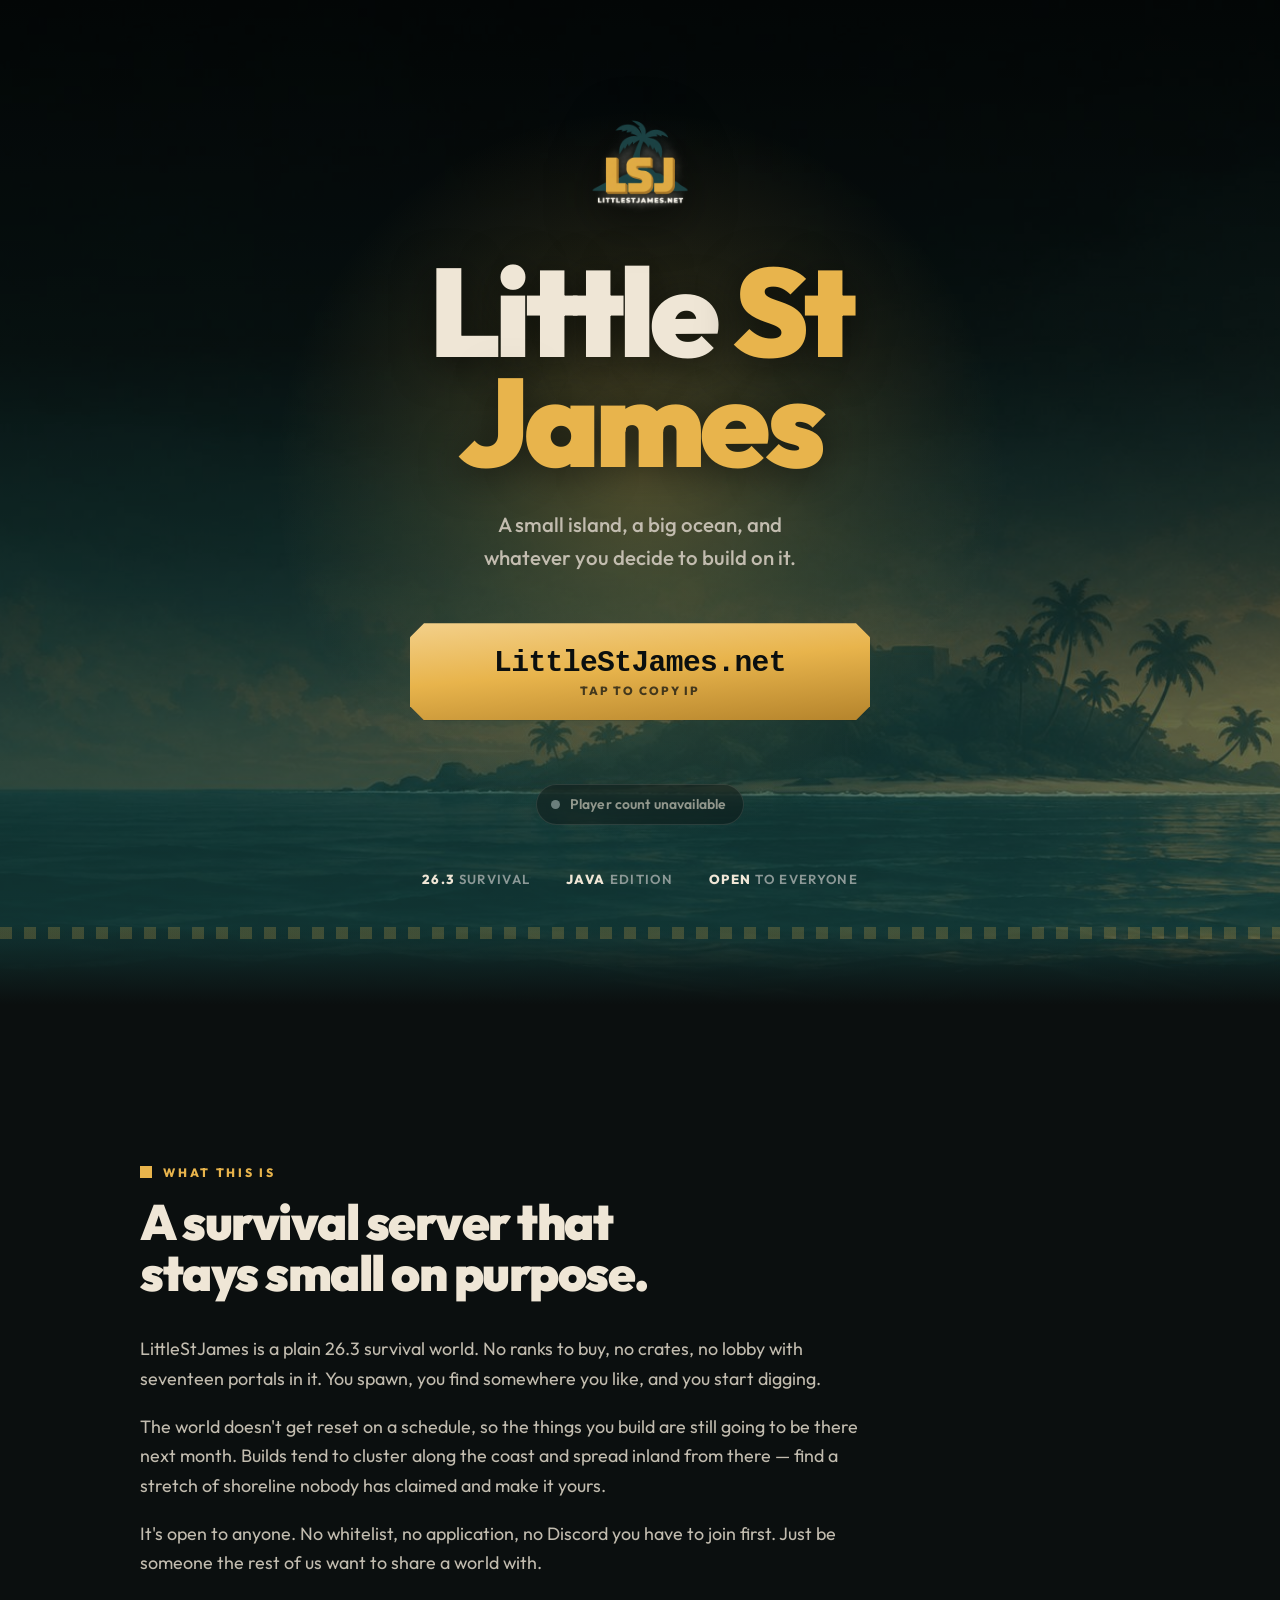
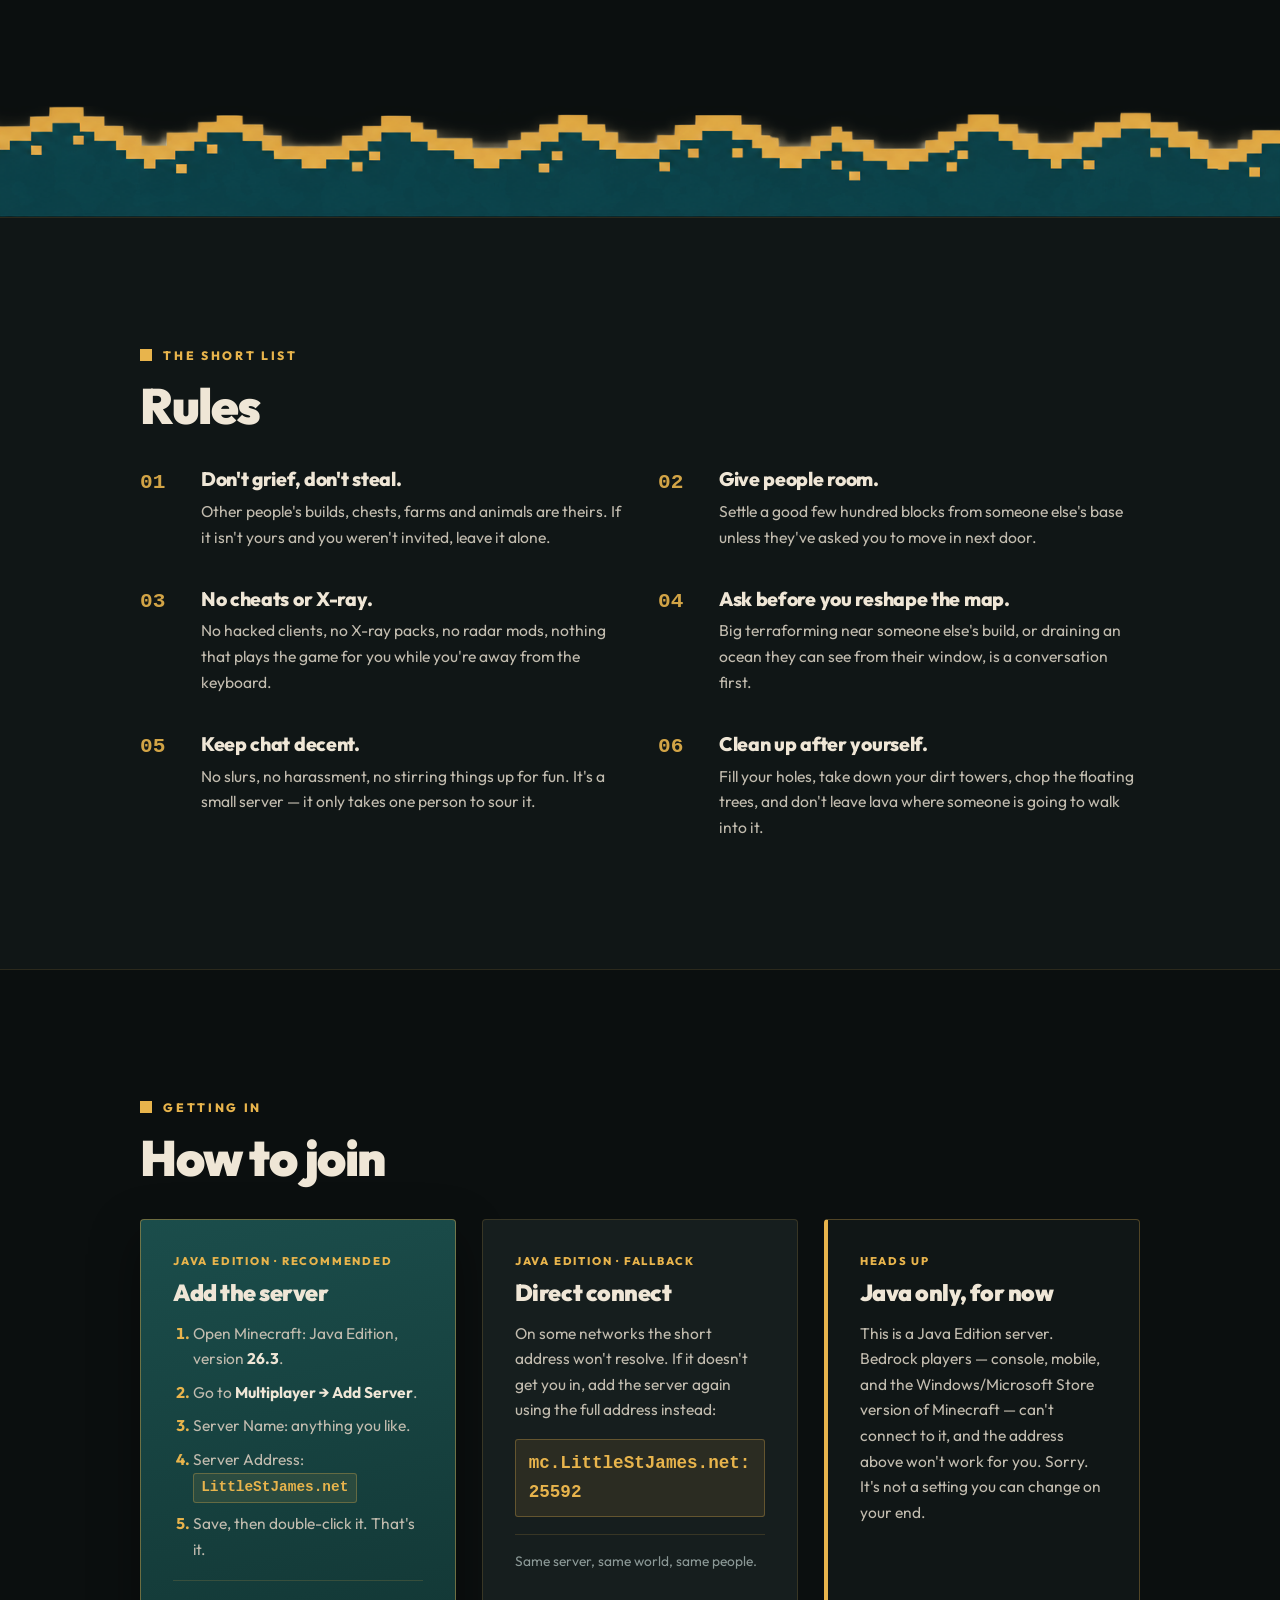
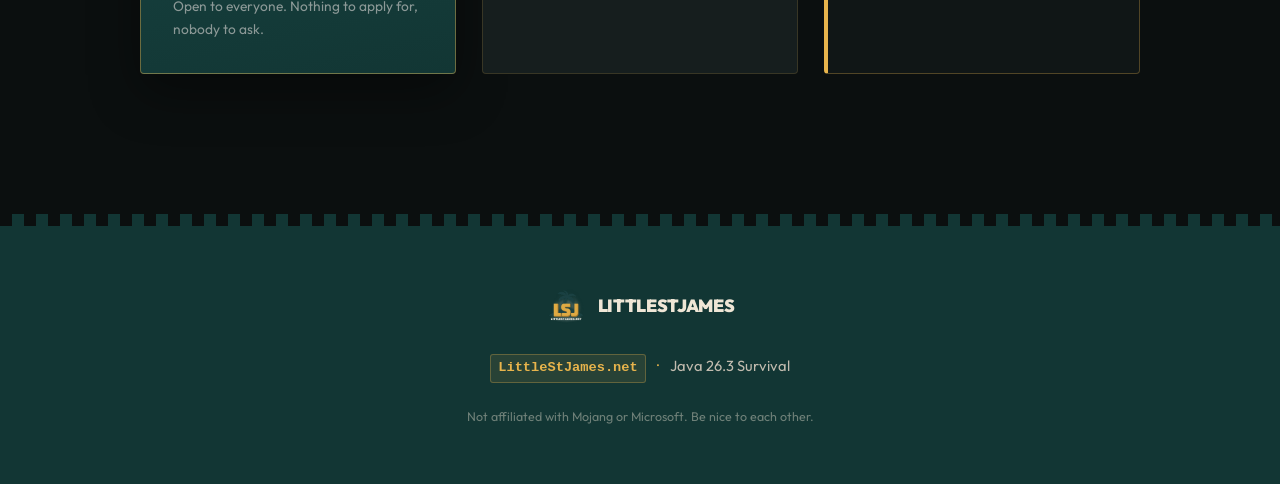
<file: index.html>
<!doctype html>
<html lang="en">
<head>
<meta charset="utf-8">
<meta name="viewport" content="width=device-width, initial-scale=1">
<title>LittleStJames — Minecraft Survival Server</title>
<meta name="description" content="A small, friendly Minecraft survival server for Java Edition. No whitelist, no ranks to buy, no scheduled resets — just a shared island world.">
<link rel="canonical" href="https://littlestjames.net/">

<meta property="og:type" content="website">
<meta property="og:url" content="https://littlestjames.net/">
<meta property="og:site_name" content="LittleStJames">
<meta property="og:title" content="LittleStJames — Minecraft Survival Server">
<meta property="og:description" content="A small, friendly Minecraft survival server for Java Edition. No whitelist, no ranks to buy, no scheduled resets — just a shared island world.">
<meta property="og:image" content="https://littlestjames.net/assets/og-image.png">
<meta property="og:image:width" content="1200">
<meta property="og:image:height" content="630">
<meta property="og:image:alt" content="LittleStJames — a Minecraft survival server. Join at LittleStJames.net">
<meta name="twitter:card" content="summary_large_image">
<meta name="theme-color" content="#E8B44C">

<link rel="icon" href="assets/icon.png" type="image/png">
<link rel="apple-touch-icon" href="assets/icon.png">

<link rel="preconnect" href="https://fonts.googleapis.com">
<link rel="preconnect" href="https://fonts.gstatic.com" crossorigin>
<link href="https://fonts.googleapis.com/css2?family=Outfit:wght@400;500;600;800;900&display=swap" rel="stylesheet">

<link rel="stylesheet" href="styles.css">

<!-- The live badge can only be filled in by script. Without JS it would sit
     on "Checking the server…" forever, so hide it rather than lie. -->
<noscript><style>.live, .live-who { display: none !important; }</style></noscript>
</head>
<body>

<a class="skip" href="#join">Skip to how to join</a>

<!-- ============ HERO ============ -->
<header class="hero">
  <div class="hero__bg" aria-hidden="true"></div>
  <div class="hero__sun" aria-hidden="true"></div>

  <div class="wrap hero__inner">
    <img class="hero__icon" src="assets/icon.png" alt="LittleStJames server icon" width="132" height="132">

    <h1 class="hero__title">
      <span class="wm-little">Little</span> <span class="wm-st">St</span>
      <span class="wm-james">James</span>
    </h1>
    <p class="hero__tag">A small island, a big ocean, and whatever you decide to build on it.</p>

    <div class="copy">
      <button class="copy__btn" type="button" id="copyBtn" data-ip="LittleStJames.net">
        <span class="copy__label" id="copyLabel">LittleStJames.net</span>
        <span class="copy__hint" id="copyHint">Tap to copy IP</span>
      </button>
      <p class="copy__status" id="copyStatus" role="status" aria-live="polite"></p>
    </div>

    <p class="live" id="live" data-state="loading" role="status">
      <span class="live__dot" aria-hidden="true"></span>
      <span class="live__text" id="liveText">Checking the server…</span>
    </p>
    <p class="live-who" id="liveWho" hidden></p>

    <ul class="hero__meta">
      <li><strong class="ver">26.3</strong> Survival</li>
      <li><strong>Java</strong> Edition</li>
      <li><strong>Open</strong> to everyone</li>
    </ul>
  </div>

  <div class="shore" aria-hidden="true"></div>
</header>

<main>

  <!-- ============ ABOUT ============ -->
  <section class="section" id="about">
    <div class="wrap">
      <p class="eyebrow">What this is</p>
      <h2 class="h2">A survival server that stays small on purpose.</h2>
      <div class="prose">
        <p>LittleStJames is a plain <span class="ver">26.3</span> survival world. No ranks to buy, no crates, no lobby with
        seventeen portals in it. You spawn, you find somewhere you like, and you start digging.</p>
        <p>The world doesn't get reset on a schedule, so the things you build are still going to be
        there next month. Builds tend to cluster along the coast and spread inland from there —
        find a stretch of shoreline nobody has claimed and make it yours.</p>
        <p>It's open to anyone. No whitelist, no application, no Discord you have to join first.
        Just be someone the rest of us want to share a world with.</p>
      </div>
    </div>
  </section>

  <div class="divider" aria-hidden="true"></div>

  <!-- ============ RULES ============ -->
  <section class="section section--alt" id="rules">
    <div class="wrap">
      <p class="eyebrow">The short list</p>
      <h2 class="h2">Rules</h2>

      <ol class="rules">
        <li>
          <h3>Don't grief, don't steal.</h3>
          <p>Other people's builds, chests, farms and animals are theirs. If it isn't yours and you
          weren't invited, leave it alone.</p>
        </li>
        <li>
          <h3>Give people room.</h3>
          <p>Settle a good few hundred blocks from someone else's base unless they've asked you to
          move in next door.</p>
        </li>
        <li>
          <h3>No cheats or X-ray.</h3>
          <p>No hacked clients, no X-ray packs, no radar mods, nothing that plays the game for you
          while you're away from the keyboard.</p>
        </li>
        <li>
          <h3>Ask before you reshape the map.</h3>
          <p>Big terraforming near someone else's build, or draining an ocean they can see from
          their window, is a conversation first.</p>
        </li>
        <li>
          <h3>Keep chat decent.</h3>
          <p>No slurs, no harassment, no stirring things up for fun. It's a small server — it only
          takes one person to sour it.</p>
        </li>
        <li>
          <h3>Clean up after yourself.</h3>
          <p>Fill your holes, take down your dirt towers, chop the floating trees, and don't leave
          lava where someone is going to walk into it.</p>
        </li>
      </ol>
    </div>
  </section>

  <!-- ============ JOIN ============ -->
  <section class="section" id="join">
    <div class="wrap">
      <p class="eyebrow">Getting in</p>
      <h2 class="h2">How to join</h2>

      <div class="cards">

        <article class="card card--primary">
          <p class="card__kicker">Java Edition · Recommended</p>
          <h3 class="card__title">Add the server</h3>
          <ol class="steps">
            <li>Open Minecraft: Java Edition, version <strong class="ver">26.3</strong>.</li>
            <li>Go to <strong>Multiplayer → Add Server</strong>.</li>
            <li>Server Name: anything you like.</li>
            <li>Server Address: <code class="ip" data-copy="LittleStJames.net">LittleStJames.net</code></li>
            <li>Save, then double-click it. That's it.</li>
          </ol>
          <p class="card__note">Open to everyone. Nothing to apply for, nobody to ask.</p>
        </article>

        <article class="card">
          <p class="card__kicker">Java Edition · Fallback</p>
          <h3 class="card__title">Direct connect</h3>
          <p class="card__body">On some networks the short address won't resolve. If it doesn't get
          you in, add the server again using the full address instead:</p>
          <p class="bigip"><code class="ip" data-copy="mc.LittleStJames.net:25592">mc.LittleStJames.net:25592</code></p>
          <p class="card__note">Same server, same world, same people.</p>
        </article>

        <article class="card card--warn">
          <p class="card__kicker">Heads up</p>
          <h3 class="card__title">Java only, for now</h3>
          <p class="card__body">This is a Java Edition server. Bedrock players — console, mobile,
          and the Windows/Microsoft Store version of Minecraft — can't connect to it, and the
          address above won't work for you. Sorry. It's not a setting you can change on your end.</p>
        </article>

      </div>
    </div>
  </section>

</main>

<!-- ============ FOOTER ============ -->
<footer class="footer">
  <div class="wrap footer__inner">
    <div class="footer__brand">
      <img src="assets/icon.png" alt="" width="40" height="40">
      <span>LittleStJames</span>
    </div>
    <p class="footer__meta">
      <code class="ip" data-copy="LittleStJames.net">LittleStJames.net</code>
      <span class="dot">·</span> Java <span class="ver">26.3</span> Survival
    </p>
    <p class="footer__fine">Not affiliated with Mojang or Microsoft. Be nice to each other.</p>
  </div>
</footer>

<script>
(function () {
  var STATUS = document.getElementById('copyStatus');

  /* Legacy path: works when the Clipboard API is absent OR refuses. */
  function legacyCopy(text) {
    return new Promise(function (resolve, reject) {
      var ta = document.createElement('textarea');
      ta.value = text;
      ta.setAttribute('readonly', '');
      ta.style.position = 'fixed';
      ta.style.top = '-1000px';
      document.body.appendChild(ta);
      ta.select();
      ta.setSelectionRange(0, text.length);
      var ok = false;
      try { ok = document.execCommand('copy'); } catch (e) { ok = false; }
      document.body.removeChild(ta);
      ok ? resolve() : reject(new Error('execCommand copy failed'));
    });
  }

  function copy(text) {
    if (navigator.clipboard && navigator.clipboard.writeText && window.isSecureContext) {
      /* If the API rejects (permission denied, document not focused, embedded
         context), fall through to the legacy path rather than giving up. */
      return navigator.clipboard.writeText(text).catch(function () {
        return legacyCopy(text);
      });
    }
    return legacyCopy(text);
  }

  function flash(msg) {
    if (!STATUS) return;
    STATUS.textContent = msg;
    clearTimeout(flash._t);
    flash._t = setTimeout(function () { STATUS.textContent = ''; }, 2600);
  }

  /* Big hero button */
  var btn = document.getElementById('copyBtn');
  var hint = document.getElementById('copyHint');
  if (btn) {
    btn.addEventListener('click', function () {
      copy(btn.dataset.ip).then(function () {
        btn.classList.add('is-copied');
        hint.textContent = 'Copied!';
        flash('Server address copied to your clipboard.');
        clearTimeout(btn._t);
        btn._t = setTimeout(function () {
          btn.classList.remove('is-copied');
          hint.textContent = 'Tap to copy IP';
        }, 2600);
      }).catch(function () {
        hint.textContent = 'Select and copy manually';
        flash('Could not copy automatically — select the address and copy it.');
      });
    });
  }

  /* ---------------------------------------------------------------
     Live player count.
     GitHub Pages is static, so the browser asks a public status API
     which does the actual server query. It follows our SRV record,
     so the plain domain is the right thing to ask about. Responses
     are cached ~60s upstream, so polling faster buys nothing.
     --------------------------------------------------------------- */
  var LIVE_URL = 'https://api.mcstatus.io/v2/status/java/littlestjames.net';
  var live = document.getElementById('live');
  var liveText = document.getElementById('liveText');
  var liveWho = document.getElementById('liveWho');

  function setLive(state, text) {
    if (!live) return;
    live.dataset.state = state;
    liveText.textContent = text;
  }

  /* The version is printed in several places. Drive them all from the live
     server rather than hardcoding, so the page cannot go stale after an
     update. Falls back to whatever is already in the markup. */
  function setVersion(v) {
    if (!v) return;
    v = String(v).trim();
    if (!v || v.length > 24) return;          // ignore junk / long modded strings
    Array.prototype.forEach.call(document.querySelectorAll('.ver'), function (el) {
      el.textContent = v;
    });
  }

  /* Renders a face + name chip per player. Faces come from mc-heads.net,
     which renders the skin from the player's UUID. */
  function setWho(players) {
    if (!liveWho) return;
    liveWho.textContent = '';

    if (!players || !players.length) { liveWho.hidden = true; return; }

    var shown = players.slice(0, 8);

    shown.forEach(function (p) {
      var chip = document.createElement('span');
      chip.className = 'who';

      /* The UUID comes from a third party and goes straight into a URL,
         so only ever let 32 hex characters through. */
      var id = String(p.uuid || '').replace(/-/g, '').toLowerCase();
      if (/^[0-9a-f]{32}$/.test(id)) {
        var img = document.createElement('img');
        img.className = 'who__face';
        img.width = 22;
        img.height = 22;
        img.alt = '';                    /* the name sits right beside it */
        img.decoding = 'async';
        img.referrerPolicy = 'no-referrer';
        img.src = 'https://mc-heads.net/avatar/' + id + '/48';
        /* If the avatar service is down, drop the image and keep the name. */
        img.addEventListener('error', function () { img.remove(); });
        chip.appendChild(img);
      }

      var nm = document.createElement('span');
      nm.className = 'who__name';
      nm.textContent = p.name;          /* textContent, never innerHTML */
      chip.appendChild(nm);

      liveWho.appendChild(chip);
    });

    if (players.length > shown.length) {
      var more = document.createElement('span');
      more.className = 'who who--more';
      more.textContent = '+' + (players.length - shown.length) + ' more';
      liveWho.appendChild(more);
    }

    liveWho.hidden = false;
  }

  function refreshLive() {
    if (!live) return;

    /* Don't let a hanging request leave "Checking…" on screen forever. */
    var ctl = typeof AbortController !== 'undefined' ? new AbortController() : null;
    var timer = setTimeout(function () { if (ctl) ctl.abort(); }, 8000);

    fetch(LIVE_URL, ctl ? { signal: ctl.signal } : undefined)
      .then(function (r) {
        if (!r.ok) throw new Error('HTTP ' + r.status);
        return r.json();
      })
      .then(function (d) {
        clearTimeout(timer);
        if (!d || !d.online) {
          setLive('offline', 'Server offline');
          setWho(null);
          return;
        }

        if (d.version) setVersion(d.version.name_clean || d.version.name_raw);

        var n = (d.players && typeof d.players.online === 'number') ? d.players.online : 0;
        var max = (d.players && d.players.max) ? d.players.max : null;

        /* The sample list is capped by the server and can be absent entirely,
           so treat it as a bonus rather than the source of the count. */
        var who = [];
        if (d.players && d.players.list) {
          who = d.players.list.map(function (p) {
            return { name: p.name_clean || p.name_raw || '', uuid: p.uuid || '' };
          }).filter(function (p) { return p.name; });
        }
        setWho(who);

        if (n === 0) {
          setLive('empty', 'Online — nobody on right now');
        } else {
          setLive('online', max ? n + ' of ' + max + ' players online'
                                : n + (n === 1 ? ' player' : ' players') + ' online');
        }
      })
      .catch(function () {
        clearTimeout(timer);
        /* The API is a third party; if it's down that says nothing
           about the server, so don't claim the server is offline. */
        setLive('unknown', 'Player count unavailable');
        setWho(null);
      });
  }

  if (live) {
    refreshLive();
    setInterval(refreshLive, 60000);
    /* Re-check when someone comes back to the tab rather than showing stale data. */
    document.addEventListener('visibilitychange', function () {
      if (document.visibilityState === 'visible') refreshLive();
    });
  }

  /* Inline <code class="ip"> chips */
  Array.prototype.forEach.call(document.querySelectorAll('.ip[data-copy]'), function (el) {
    el.setAttribute('role', 'button');
    el.setAttribute('tabindex', '0');
    el.setAttribute('title', 'Click to copy');

    function go() {
      copy(el.dataset.copy).then(function () {
        el.classList.add('is-copied');
        flash('Copied ' + el.dataset.copy);
        clearTimeout(el._t);
        el._t = setTimeout(function () { el.classList.remove('is-copied'); }, 1600);
      }).catch(function () {
        flash('Could not copy — select it and copy manually.');
      });
    }

    el.addEventListener('click', go);
    el.addEventListener('keydown', function (e) {
      if (e.key === 'Enter' || e.key === ' ') { e.preventDefault(); go(); }
    });
  });
})();
</script>

</body>
</html>
</file>
<file: styles.css>
/* =========================================================
   Littlest James — littlestjames.net
   Plain CSS, no build step.
   Palette: warm gold / deep teal / near-black
   ========================================================= */

:root {
  --gold:       #E8B44C;
  --gold-soft:  #F3D08A;
  --gold-deep:  #B5842C;

  --teal:       #1B4D4B;
  --teal-deep:  #123634;
  --teal-lift:  #266764;

  --ink:        #0B0F0F;
  --ink-2:      #101616;
  --ink-3:      #161E1E;

  --sand:       #EFE6D6;
  --sand-dim:   #C2BCAF;
  --muted:      #8C9997;

  --wrap:       1080px;
  --step:       12px;         /* pixel grid unit */

  --mono: ui-monospace, "SFMono-Regular", "JetBrains Mono", "Cascadia Mono", Menlo, Consolas, monospace;
  --sans: "Outfit", system-ui, -apple-system, "Segoe UI", Roboto, Helvetica, Arial, sans-serif;
}

*, *::before, *::after { box-sizing: border-box; }

html { -webkit-text-size-adjust: 100%; scroll-behavior: smooth; }

@media (prefers-reduced-motion: reduce) {
  html { scroll-behavior: auto; }
  *, *::before, *::after {
    animation-duration: .001ms !important;
    transition-duration: .001ms !important;
  }
}

body {
  margin: 0;
  background: var(--ink);
  color: var(--sand);
  font-family: var(--sans);
  font-size: 17px;
  line-height: 1.65;
  -webkit-font-smoothing: antialiased;
  overflow-x: hidden;
}

img { max-width: 100%; height: auto; display: block; }

::selection { background: var(--gold); color: var(--ink); }

.skip {
  position: absolute;
  left: -9999px;
  top: 0;
  background: var(--gold);
  color: var(--ink);
  padding: .75rem 1.25rem;
  font-weight: 800;
  z-index: 99;
}
.skip:focus { left: 0; }

.wrap {
  width: 100%;
  max-width: var(--wrap);
  margin-inline: auto;
  padding-inline: clamp(1.25rem, 5vw, 2.5rem);
}

/* =========================================================
   HERO
   ========================================================= */

.hero {
  position: relative;
  min-height: 100svh;
  display: flex;
  align-items: center;
  justify-content: center;
  text-align: center;
  padding: clamp(4rem, 12vh, 8rem) 0 clamp(7rem, 16vh, 10rem);
  overflow: hidden;
  isolation: isolate;
  /* Sunset-over-water base. Survives on its own if hero.jpg is missing. */
  background:
    linear-gradient(180deg, #050808 0%, #0B1413 34%, #17403E 70%, #1B4D4B 100%);
}

/* Optional generated artwork, layered over the gradient */
.hero__bg {
  position: absolute;
  inset: 0;
  z-index: -2;
  background-image: url("assets/hero.jpg");
  background-size: cover;
  background-position: center 60%;
  opacity: .34;
  filter: saturate(.85) contrast(1.05);
}

/* Warm sun glow behind the wordmark */
.hero__sun {
  position: absolute;
  z-index: -1;
  left: 50%;
  top: 46%;
  width: min(88vw, 760px);
  aspect-ratio: 1;
  transform: translate(-50%, -50%);
  background: radial-gradient(circle at center,
    rgba(232, 180, 76, .30) 0%,
    rgba(232, 180, 76, .13) 34%,
    rgba(232, 180, 76, 0) 68%);
  pointer-events: none;
}

.hero__inner { position: relative; }

.hero__icon {
  width: clamp(84px, 16vw, 112px);
  height: auto;
  aspect-ratio: 1;
  margin: 0 auto clamp(1.5rem, 4vw, 2.25rem);
  /* No frame — the logo has its own transparency, so it sits directly on
     the art. drop-shadow follows the artwork's alpha; box-shadow would
     draw a rectangle behind it and put the box straight back. */
  filter: drop-shadow(0 10px 26px rgba(0, 0, 0, .75));
}

.hero__title {
  margin: 0;
  font-weight: 900;
  font-size: clamp(3.1rem, 13.5vw, 7.8rem);
  line-height: .88;
  letter-spacing: -.04em;
  text-shadow: 0 6px 40px rgba(0, 0, 0, .55);
}

/* Wordmark: Little / St / James, coloured to carry the LittleStJames casing */
.wm-little { color: var(--sand); }
.wm-st     { color: var(--gold); }
.wm-james  { display: block; color: var(--gold); }

.hero__tag {
  margin: clamp(1.35rem, 4vw, 2rem) auto 0;
  max-width: 34ch;
  font-size: clamp(1.02rem, 2.6vw, 1.28rem);
  font-weight: 500;
  color: var(--sand-dim);
  text-wrap: balance;
}

/* ---------- The big copy button ---------- */

.copy { margin-top: clamp(2rem, 6vw, 3rem); }

.copy__btn {
  --notch: 14px;
  display: inline-flex;
  flex-direction: column;
  align-items: center;
  gap: .2rem;
  width: min(100%, 460px);
  padding: clamp(1rem, 3.4vw, 1.4rem) clamp(1.5rem, 5vw, 2.75rem);
  border: 0;
  cursor: pointer;
  font-family: inherit;
  color: var(--ink);
  background: linear-gradient(175deg, var(--gold-soft) 0%, var(--gold) 46%, var(--gold-deep) 100%);
  box-shadow:
    0 10px 0 -2px rgba(0, 0, 0, .45),
    0 22px 50px rgba(232, 180, 76, .22);
  /* pixel-cut corners */
  clip-path: polygon(
    var(--notch) 0, calc(100% - var(--notch)) 0,
    100% var(--notch), 100% calc(100% - var(--notch)),
    calc(100% - var(--notch)) 100%, var(--notch) 100%,
    0 calc(100% - var(--notch)), 0 var(--notch)
  );
  transition: transform .14s ease, box-shadow .14s ease, filter .14s ease;
}

.copy__btn:hover  { transform: translateY(-3px); filter: brightness(1.05); }
.copy__btn:active { transform: translateY(2px); box-shadow: 0 6px 0 -2px rgba(0,0,0,.45); }
.copy__btn:focus-visible { outline: 3px solid var(--sand); outline-offset: 5px; }

.copy__label {
  font-family: var(--mono);
  font-size: clamp(1.15rem, 4.6vw, 1.85rem);
  font-weight: 700;
  letter-spacing: -.02em;
  line-height: 1.15;
  /* Break only when there is genuinely no room, rather than always. */
  overflow-wrap: anywhere;
}

.copy__hint {
  font-size: .74rem;
  font-weight: 800;
  letter-spacing: .16em;
  text-transform: uppercase;
  opacity: .72;
}

.copy__btn.is-copied {
  background: linear-gradient(175deg, #7FD6A4 0%, #4FBF85 50%, #2E8B5F 100%);
}

.copy__status {
  min-height: 1.4em;
  margin: .85rem 0 0;
  font-size: .88rem;
  color: var(--gold-soft);
}

/* ---------- Live player count ---------- */

.live {
  display: inline-flex;
  align-items: center;
  gap: .6rem;
  margin: clamp(1.4rem, 4vw, 1.9rem) 0 0;
  padding: .5rem 1.05rem .5rem .9rem;
  border: 1px solid rgba(239, 230, 214, .16);
  border-radius: 999px;
  background: rgba(11, 15, 15, .55);
  backdrop-filter: blur(6px);
  font-size: .87rem;
  font-weight: 600;
  letter-spacing: .01em;
  color: var(--sand-dim);
}

.live__dot {
  width: 9px;
  height: 9px;
  border-radius: 50%;
  background: var(--muted);
  flex: none;
}

.live[data-state="online"]  { color: var(--sand); border-color: rgba(79, 191, 133, .4); }
.live[data-state="online"] .live__dot {
  background: #4FBF85;
  box-shadow: 0 0 0 0 rgba(79, 191, 133, .6);
  animation: livePulse 2.4s ease-out infinite;
}

.live[data-state="empty"] .live__dot   { background: var(--gold); }
.live[data-state="offline"]            { border-color: rgba(226, 108, 96, .35); }
.live[data-state="offline"] .live__dot { background: #E26C60; }
.live[data-state="loading"] .live__dot { animation: liveBlink 1.3s ease-in-out infinite; }
.live[data-state="unknown"]            { opacity: .72; }

@keyframes livePulse {
  0%   { box-shadow: 0 0 0 0 rgba(79, 191, 133, .55); }
  70%  { box-shadow: 0 0 0 9px rgba(79, 191, 133, 0); }
  100% { box-shadow: 0 0 0 0 rgba(79, 191, 133, 0); }
}
@keyframes liveBlink {
  0%, 100% { opacity: .3; }
  50%      { opacity: 1; }
}

.live-who {
  display: flex;
  flex-wrap: wrap;
  justify-content: center;
  gap: .45rem .5rem;
  margin: .9rem auto 0;
  padding: 0;
  max-width: 40ch;
}
/* display:flex would otherwise beat the [hidden] attribute */
.live-who[hidden] { display: none; }

.who {
  display: inline-flex;
  align-items: center;
  gap: .42rem;
  padding: .22rem .62rem .22rem .24rem;
  border-radius: 999px;
  background: rgba(239, 230, 214, .06);
  box-shadow: inset 0 0 0 1px rgba(232, 180, 76, .2);
  font-size: .78rem;
  font-weight: 600;
  color: var(--sand-dim);
  line-height: 1.4;
}

.who__face {
  width: 22px;
  height: 22px;
  border-radius: 3px;
  flex: none;
  /* A Minecraft face is an 8x8 sprite — keep the pixels crisp. */
  image-rendering: pixelated;
}

.who__name { overflow-wrap: anywhere; }

.who--more {
  padding-inline: .62rem;
  color: var(--muted);
  font-weight: 500;
}

/* ---------- Hero meta strip ---------- */

.hero__meta {
  display: flex;
  flex-wrap: wrap;
  justify-content: center;
  gap: .6rem clamp(1rem, 4vw, 2.25rem);
  margin: clamp(2rem, 5vw, 2.75rem) 0 0;
  padding: 0;
  list-style: none;
  font-size: .82rem;
  font-weight: 600;
  letter-spacing: .1em;
  text-transform: uppercase;
  color: var(--muted);
}
.hero__meta strong { color: var(--sand); font-weight: 800; }

/* ---------- Pixel shoreline ---------- */

.shore {
  position: absolute;
  left: 0;
  right: 0;
  bottom: 0;
  height: clamp(70px, 12vh, 130px);
  background: linear-gradient(180deg, rgba(11,15,15,0) 0%, var(--ink) 72%);
  pointer-events: none;
}
.shore::before {
  content: "";
  position: absolute;
  left: 0;
  right: 0;
  bottom: calc(100% - var(--step));
  height: var(--step);
  background: repeating-linear-gradient(
    90deg,
    rgba(232, 180, 76, .22) 0 var(--step),
    transparent var(--step) calc(var(--step) * 2)
  );
}

/* =========================================================
   SECTION DIVIDER
   Full-bleed strip. The art is pre-cropped to just the wave
   band (1536x134), so it needs no offset: at 100vw wide it
   renders 134/1536 = 8.72vw tall, which is the element height.
   ========================================================= */

.divider {
  height: 8.72vw;
  background-image: url("assets/divider.png");
  background-size: 100% auto;
  background-repeat: no-repeat;
  pointer-events: none;
}

/* =========================================================
   SECTIONS
   ========================================================= */

.section {
  padding: clamp(4.5rem, 12vw, 8rem) 0;
  position: relative;
}

.section--alt {
  background: var(--ink-2);
  border-block: 1px solid rgba(232, 180, 76, .12);
}

.eyebrow {
  margin: 0 0 .9rem;
  font-size: .76rem;
  font-weight: 800;
  letter-spacing: .22em;
  text-transform: uppercase;
  color: var(--gold);
}
.eyebrow::before {
  content: "";
  display: inline-block;
  width: var(--step);
  height: var(--step);
  margin-right: .7rem;
  background: var(--gold);
  vertical-align: -1px;
}

.h2 {
  margin: 0 0 clamp(1.5rem, 4vw, 2.25rem);
  font-size: clamp(1.9rem, 6vw, 3.1rem);
  font-weight: 900;
  line-height: 1.02;
  letter-spacing: -.03em;
  max-width: 20ch;
  text-wrap: balance;
}

.prose {
  max-width: 62ch;
  font-size: clamp(1.02rem, 2.3vw, 1.12rem);
  color: var(--sand-dim);
}
.prose p { margin: 0 0 1.15rem; }
.prose p:last-child { margin-bottom: 0; }

/* =========================================================
   RULES
   ========================================================= */

.rules {
  counter-reset: rule;
  list-style: none;
  margin: 0;
  padding: 0;
  display: grid;
  gap: clamp(1.5rem, 4vw, 2.25rem);
  grid-template-columns: repeat(auto-fit, minmax(min(100%, 320px), 1fr));
}

.rules li {
  counter-increment: rule;
  position: relative;
  padding-left: clamp(3.1rem, 8vw, 3.8rem);
}

.rules li::before {
  content: counter(rule, decimal-leading-zero);
  position: absolute;
  left: 0;
  top: -.12em;
  font-family: var(--mono);
  font-size: 1.32rem;
  font-weight: 700;
  color: var(--gold);
  opacity: .9;
}

.rules h3 {
  margin: 0 0 .45rem;
  font-size: clamp(1.08rem, 2.8vw, 1.22rem);
  font-weight: 800;
  letter-spacing: -.015em;
  line-height: 1.25;
}

.rules p {
  margin: 0;
  color: var(--sand-dim);
  font-size: .98rem;
}

/* =========================================================
   HOW TO JOIN
   ========================================================= */

.cards {
  display: grid;
  gap: clamp(1.1rem, 3vw, 1.6rem);
  grid-template-columns: repeat(auto-fit, minmax(min(100%, 290px), 1fr));
  align-items: stretch;
}

.card {
  padding: clamp(1.5rem, 4vw, 2rem);
  background: var(--ink-3);
  border: 1px solid rgba(232, 180, 76, .16);
  border-radius: 4px;
  height: 100%;
}

.card--primary {
  background: linear-gradient(168deg, var(--teal) 0%, var(--teal-deep) 100%);
  border-color: rgba(232, 180, 76, .42);
  box-shadow: 0 18px 50px rgba(0, 0, 0, .38);
}

.card--warn {
  background: var(--ink-2);
  border-color: rgba(232, 180, 76, .3);
  border-left: 4px solid var(--gold);
}

.card__kicker {
  margin: 0 0 .55rem;
  font-size: .7rem;
  font-weight: 800;
  letter-spacing: .16em;
  text-transform: uppercase;
  color: var(--gold);
}

.card__title {
  margin: 0 0 .9rem;
  font-size: clamp(1.2rem, 3.2vw, 1.45rem);
  font-weight: 900;
  letter-spacing: -.02em;
  line-height: 1.15;
}

.card__body {
  margin: 0 0 1rem;
  color: var(--sand-dim);
  font-size: .97rem;
}

.card__note {
  margin: 1.1rem 0 0;
  padding-top: .9rem;
  border-top: 1px solid rgba(232, 180, 76, .16);
  font-size: .86rem;
  color: var(--muted);
}

.steps {
  margin: 0;
  padding-left: 1.25rem;
  color: var(--sand-dim);
  font-size: .97rem;
}
.steps li { margin-bottom: .5rem; }
.steps li::marker { color: var(--gold); font-weight: 700; }
.steps strong { color: var(--sand); font-weight: 700; }

.bigip { margin: 0 0 .4rem; }
.bigip .ip { font-size: clamp(.95rem, 3.4vw, 1.1rem); padding: .55rem .8rem; }

/* ---------- Copyable IP chips ---------- */

.ip {
  display: inline-block;
  font-family: var(--mono);
  font-size: .93em;
  font-weight: 600;
  color: var(--gold);
  background: rgba(232, 180, 76, .1);
  border: 1px solid rgba(232, 180, 76, .3);
  border-radius: 3px;
  padding: .15rem .45rem;
  word-break: break-all;
  transition: background .14s ease, color .14s ease, border-color .14s ease;
}
.ip[role="button"] { cursor: pointer; }
.ip[role="button"]:hover {
  background: var(--gold);
  color: var(--ink);
  border-color: var(--gold);
}
.ip:focus-visible { outline: 2px solid var(--gold); outline-offset: 3px; }
.ip.is-copied {
  background: #4FBF85;
  border-color: #4FBF85;
  color: var(--ink);
}

/* =========================================================
   FOOTER
   ========================================================= */

.footer {
  background: var(--teal-deep);
  border-top: var(--step) solid var(--ink);
  padding: clamp(3rem, 8vw, 4.5rem) 0 clamp(2.5rem, 6vw, 3.5rem);
  position: relative;
}
.footer::before {
  content: "";
  position: absolute;
  left: 0;
  right: 0;
  top: 0;
  height: var(--step);
  background: repeating-linear-gradient(
    90deg,
    var(--ink) 0 var(--step),
    transparent var(--step) calc(var(--step) * 2)
  );
}

.footer__inner { text-align: center; }

.footer__brand {
  display: inline-flex;
  align-items: center;
  gap: .75rem;
  font-weight: 900;
  font-size: 1.1rem;
  letter-spacing: -.02em;
  text-transform: uppercase;
}
.footer__brand img {
  width: 40px;
  height: 40px;
}

.footer__meta {
  margin: 1.25rem 0 0;
  font-size: .92rem;
  color: var(--sand-dim);
}
.footer__meta .dot { margin: 0 .5rem; color: var(--gold); }

.footer__fine {
  margin: 1.5rem 0 0;
  font-size: .78rem;
  color: rgba(239, 230, 214, .42);
}

/* =========================================================
   SMALL SCREENS
   ========================================================= */

@media (max-width: 480px) {
  body { font-size: 16px; }
  .hero { min-height: 92svh; }
  .copy__btn { --notch: 10px; width: 100%; }
  .rules li { padding-left: 2.6rem; }
  .rules li::before { font-size: 1.15rem; }
}
</file>
